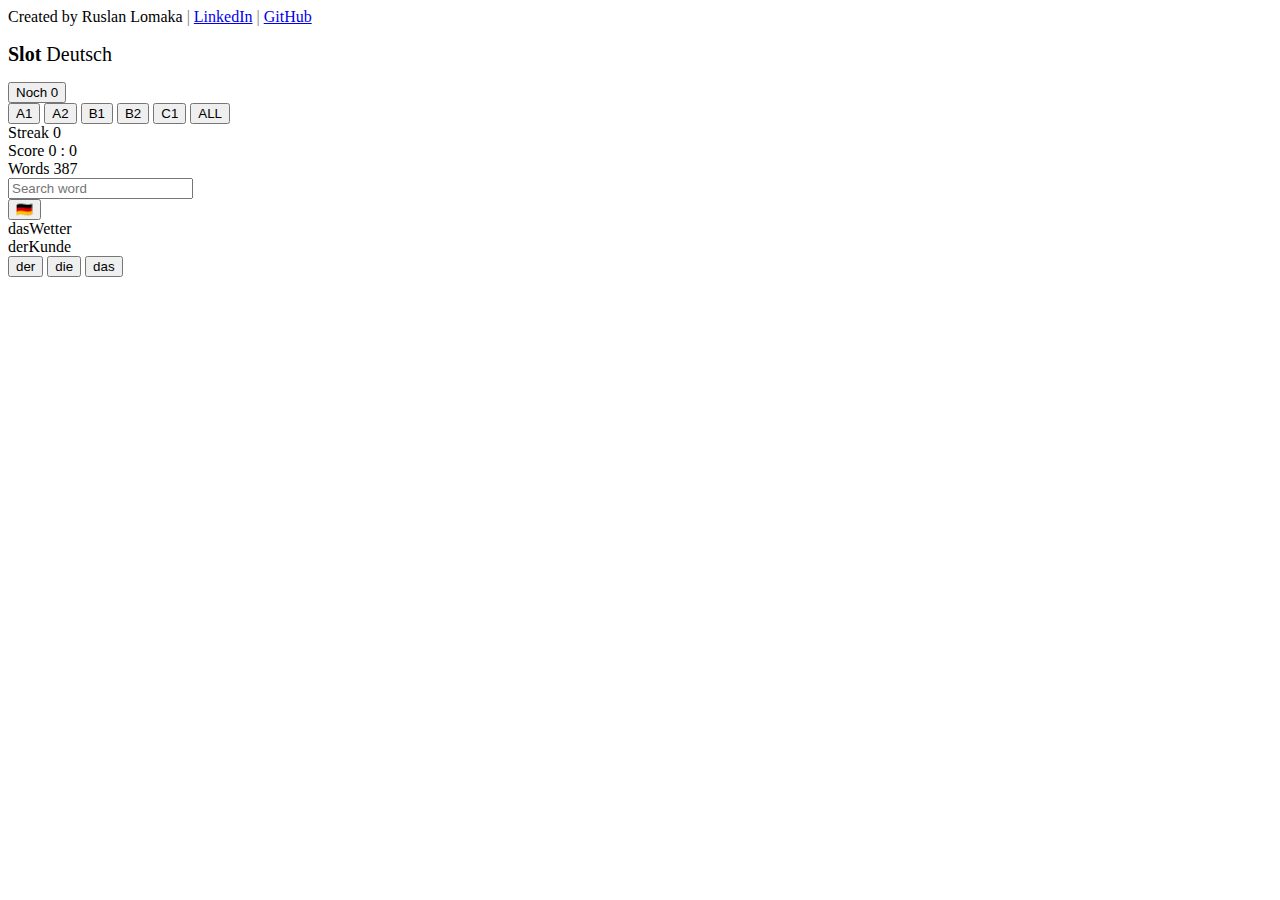
<file: index.html>
<!DOCTYPE html>
<html lang="de">
<head>
  <meta charset="utf-8" />
  <meta name="viewport" content="width=device-width, initial-scale=1, maximum-scale=1, user-scalable=no, viewport-fit=cover" />
  <title>Slot Deutsch</title>
  <link rel="stylesheet" href="style.css">
</head>
<body>

<header>
  <div class="credits-top">
    <span>Created by Ruslan Lomaka</span>
    <span style="opacity:.55;">|</span>
    <a href="https://www.linkedin.com/in/ruslan-lomaka/" target="_blank" rel="noopener">LinkedIn</a>
    <span style="opacity:.55;">|</span>
    <a href="https://github.com/RuslanLomaka/DerDieDasDrill" target="_blank" rel="noopener">GitHub</a>
  </div>

  <div class="header-row">
    <h2 class="app-title" style="color:var(--accent); font-size: 20px;">
      Slot <span style="font-weight: 300;">Deutsch</span>
    </h2>

    <div class="controls-top">
      <button id="repeatToggle" class="pill" type="button" aria-pressed="false">
        <span id="repeatLabel">Noch</span>
        <span id="listCount" class="pill-count" aria-label="Word count">0</span>
      </button>
      <div class="level-chips" id="levelChips" aria-label="Levels">
        <button class="chip active" type="button" data-level="A1">A1</button>
        <button class="chip" type="button" data-level="A2">A2</button>
        <button class="chip" type="button" data-level="B1">B1</button>
        <button class="chip" type="button" data-level="B2">B2</button>
        <button class="chip" type="button" data-level="C1">C1</button>
        <button class="chip" type="button" data-level="ALL">ALL</button>
      </div>
    </div>
  </div>
</header>

<main>
  <div class="game-hud">
    <div class="stat-item">
      <span class="label" id="labelStreak">Streak</span>
      <span class="value" id="streak" style="color:var(--accent)">0</span>
    </div>
    <div class="stat-item">
      <span class="label" id="labelScore">Score</span>
      <span class="value">
        <span id="scoreOk" style="color:var(--ok)">0</span> : <span id="scoreBad" style="color:var(--bad)">0</span>
      </span>
    </div>
    <div class="stat-item">
      <span class="label" id="labelWords">Words</span>
      <span class="value" id="levelCount" style="color: var(--muted)">0</span>
    </div>
  </div>

  <div class="search-panel">
    <input id="searchInput" class="search-input" type="text" inputmode="search" autocomplete="off" placeholder="Search word">
    <div id="searchResults" class="search-results" role="listbox" aria-label="Search results"></div>
  </div>
  <div id="notice" class="notice" aria-live="polite"></div>

  <div class="stage-wrapper">
    <div class="stage" id="stage">
      <button id="langBtn" class="lang-toggle" type="button" aria-label="Language">🇩🇪</button>
      <div id="reel" class="reel-container"></div>
    </div>
  </div>

  <div class="controls-area">
    <button class="btn der" onclick="handleChoice('der')">der</button>
    <button class="btn die" onclick="handleChoice('die')">die</button>
    <button class="btn das" onclick="handleChoice('das')">das</button>
  </div>
</main>

<script src="words.js"></script>
<script>
// --- GAME LOGIC ---
let activeWords = [];
let basePool = [];
let currentIndex = 0;
let stats = { ok: 0, bad: 0, streak: 0 };
let isLock = false;
let activeUnit = null;
let prevUnit = null;
let noticeTimer = null;

const STORAGE_KEY = "ddd_progress_v1";
const PROGRESS_DEFAULT = {
  levelPrefs: ["A1"],
  savedLevels: ["A1"],
  repeatMode: false,
  stats: {},
  totals: { ok: 0, bad: 0 },
  maxStreak: 0,
  achievements: {}
};

function safeParseJSON(text, fallback) {
  try { return JSON.parse(text); } catch (_) { return fallback; }
}

function loadProgress() {
  const raw = localStorage.getItem(STORAGE_KEY);
  if (!raw) return { ...PROGRESS_DEFAULT };
  const data = safeParseJSON(raw, {});
  return {
    ...PROGRESS_DEFAULT,
    ...data,
    stats: data.stats || {},
    totals: data.totals || { ok: 0, bad: 0 },
    achievements: data.achievements || {}
  };
}

function saveProgress() {
  try {
    localStorage.setItem(STORAGE_KEY, JSON.stringify(progress));
  } catch (_) {
    // No-op: storage may be unavailable.
  }
}

function getWordKey(item) {
  return `${item.w}|${item.a}`;
}

const progress = loadProgress();

/* =========================
   UI TRANSLATIONS
   ========================= */
const ui = {
  de: { streak: "Streak", score: "Score", words: "Words", redo: "Noch" },
  en: { streak: "Streak", score: "Score", words: "Words", redo: "Redo" },
  uk: { streak: "Серія", score: "Рахунок", words: "Слів", redo: "знов" }
};

/* =========================
   LANGUAGE TOGGLE
   ========================= */
const langBtn = document.getElementById('langBtn');
const LANGS = ["de", "en", "uk"];
const LANG_FLAG = { de: "🇩🇪", en: "🇬🇧", uk: "🇺🇦" };
let currentLangIndex = 0;

function currentLang() { return LANGS[currentLangIndex]; }

function setLangIndex(idx) {
  currentLangIndex = (idx + LANGS.length) % LANGS.length;
  const lang = currentLang();
  langBtn.textContent = LANG_FLAG[lang] || "🏳️";
  applyUiLang(lang);
  refreshActiveTranslation();
}

function bumpLang() {
  setLangIndex(currentLangIndex + 1);
  langBtn.classList.remove('is-dim');
}

langBtn.addEventListener('click', bumpLang);
langBtn.addEventListener('touchstart', () => langBtn.classList.remove('is-dim'), { passive: true });

function applyUiLang(lang) {
  const t = ui[lang] || ui.de;
  document.getElementById('labelStreak').textContent = t.streak;
  document.getElementById('labelScore').textContent  = t.score;
  document.getElementById('labelWords').textContent  = t.words;
  if (repeatLabel) repeatLabel.textContent = t.redo;
}

const noticeEl = document.getElementById('notice');
function showNotice(message) {
  if (!noticeEl) return;
  if (noticeTimer) clearTimeout(noticeTimer);
  noticeEl.textContent = message;
  noticeEl.classList.add('is-visible');
  noticeTimer = setTimeout(() => {
    noticeEl.classList.remove('is-visible');
  }, 2400);
}

/* =========================
   LEVEL CHIPS (multi-select)
   ========================= */
const levelChips = document.getElementById('levelChips');
const chipButtons = [...levelChips.querySelectorAll('.chip')];
const repeatToggle = document.getElementById('repeatToggle');
const repeatLabel = document.getElementById('repeatLabel');
const listCountEl = document.getElementById('listCount');

// UPDATED: added C1
const LEVELS = ["A1", "A2", "B1", "B2", "C1"];
let selectedLevels = new Set(
  Array.isArray(progress.levelPrefs) && progress.levelPrefs.length
    ? progress.levelPrefs
    : ["A1"]
);
let repeatMode = progress.repeatMode === true;
let savedLevels = Array.isArray(progress.savedLevels) && progress.savedLevels.length
  ? progress.savedLevels
  : [...selectedLevels];

function setChipActive(level, isActive) {
  const btn = chipButtons.find(b => b.dataset.level === level);
  if (!btn) return;
  btn.classList.toggle('active', isActive);
}

function syncChipsToSelection() {
  LEVELS.forEach(l => setChipActive(l, selectedLevels.has(l)));
  updateAllChipState();
}

function updateAllChipState() {
  const allOn = LEVELS.every(l => selectedLevels.has(l));
  setChipActive("ALL", allOn);
}

function isMastered(item) {
  const key = getWordKey(item);
  return Boolean(progress.stats[key]?.mastered);
}

function hasMistake(item) {
  const key = getWordKey(item);
  return Boolean(progress.stats[key]?.wrongTotal);
}

function buildBasePool() {
  if (repeatMode) {
    return rawData.filter(item => hasMistake(item) && !isMastered(item));
  }
  return rawData.filter(item => selectedLevels.has(item.l) && !isMastered(item));
}

function updateWordCount(count) {
  document.getElementById('levelCount').innerText = count;
  if (listCountEl) {
    const mistakeCount = rawData.filter(item => hasMistake(item) && !isMastered(item)).length;
    listCountEl.textContent = mistakeCount;
  }
}

function setRepeatMode(enabled, options = {}) {
  const { preserveSavedLevels = false, skipSave = false } = options;
  repeatMode = enabled;
  progress.repeatMode = enabled;
  repeatToggle.classList.toggle('active', enabled);
  repeatToggle.setAttribute('aria-pressed', enabled ? "true" : "false");
  levelChips.classList.toggle('is-disabled', enabled);

  if (enabled) {
    if (!preserveSavedLevels) {
      savedLevels = [...selectedLevels];
      progress.savedLevels = savedLevels;
    }
    selectedLevels = new Set();
    LEVELS.forEach(l => setChipActive(l, false));
    updateAllChipState();
    rebuildWordPool();
    if (activeWords.length === 0) {
      showNotice("No repeat words yet.");
    }
  } else {
    const restore = Array.isArray(savedLevels) && savedLevels.length ? savedLevels : ["A1"];
    selectedLevels = new Set(restore);
    progress.levelPrefs = [...selectedLevels];
    syncChipsToSelection();
    rebuildWordPool();
  }

  if (!skipSave) saveProgress();
}

function rebuildWordPool() {
  if (!repeatMode && selectedLevels.size === 0) {
    selectedLevels.add("A1");
    setChipActive("A1", true);
    progress.levelPrefs = [...selectedLevels];
    saveProgress();
  }

  basePool = buildBasePool();
  activeWords = basePool.slice();
  updateWordCount(basePool.length);

  shuffle(activeWords);
  currentIndex = 0;

  document.getElementById('reel').innerHTML = '';
  prevUnit = null;
  activeUnit = null;

  if (activeWords.length === 0) {
    refreshActiveTranslation();
    langBtn.classList.remove('is-dim');
    return;
  }

  const first = spawnWord("pos-active");
  if (first) {
    currentIndex++;
    spawnWord("pos-next");
  }

  langBtn.classList.remove('is-dim');
  refreshActiveTranslation();
}

function onChipClick(level) {
  if (repeatMode) return;
  if (level === "ALL") {
    const allOn = LEVELS.every(l => selectedLevels.has(l));
    if (!allOn) {
      LEVELS.forEach(l => {
        selectedLevels.add(l);
        setChipActive(l, true);
      });
    } else {
      selectedLevels = new Set(["A1"]);
      LEVELS.forEach(l => setChipActive(l, l === "A1"));
    }
    updateAllChipState();
    progress.levelPrefs = [...selectedLevels];
    saveProgress();
    rebuildWordPool();
    return;
  }

  if (selectedLevels.has(level)) {
    selectedLevels.delete(level);
    setChipActive(level, false);
  } else {
    selectedLevels.add(level);
    setChipActive(level, true);
  }

  updateAllChipState();
  progress.levelPrefs = [...selectedLevels];
  saveProgress();
  rebuildWordPool();
}

levelChips.addEventListener('click', (e) => {
  const btn = e.target.closest('.chip');
  if (!btn) return;
  onChipClick(btn.dataset.level);
});

repeatToggle.addEventListener('click', () => setRepeatMode(!repeatMode));

/* =========================
   TRANSLATION SUBTITLE
   ========================= */
function ensureWordStats(item) {
  const key = getWordKey(item);
  if (!progress.stats[key]) {
    progress.stats[key] = {
      wrongStreak: 0,
      rightStreak: 0,
      wrongTotal: 0,
      rightTotal: 0,
      mastered: false,
      lastWarnedStreak: 0
    };
  }
  return progress.stats[key];
}

function updateAchievements() {
  const unlocked = progress.achievements;
  if (progress.maxStreak >= 10) unlocked.streak10 = true;
  if (progress.totals.ok >= 100) unlocked.correct100 = true;
  const masteredCount = Object.values(progress.stats).filter(s => s.mastered).length;
  if (masteredCount >= 10) unlocked.mastered10 = true;
}

function updateProgressOnAnswer(item, isRight) {
  const wordStats = ensureWordStats(item);
  if (isRight) {
    wordStats.rightTotal++;
    wordStats.rightStreak++;
    wordStats.wrongStreak = 0;
    wordStats.lastWarnedStreak = 0;
  } else {
    wordStats.wrongTotal++;
    wordStats.wrongStreak++;
    wordStats.rightStreak = 0;
  }

  if (!isRight && wordStats.wrongStreak === 5 && wordStats.lastWarnedStreak !== 5) {
    showNotice(`Be more patient: ${item.a} ${item.w}`);
    wordStats.lastWarnedStreak = 5;
  }

  if (isRight && wordStats.rightStreak === 5) {
    wordStats.mastered = true;
  }

  if (isRight) progress.totals.ok++;
  else progress.totals.bad++;

  if (stats.streak > progress.maxStreak) {
    progress.maxStreak = stats.streak;
  }

  updateAchievements();
  saveProgress();
}

function getTranslationFor(item, lang) {
  if (!item) return "";
  if (lang === "de") return "";
  return item.t?.[lang] || "";
}

function refreshActiveTranslation() {
  const lang = currentLang();
  if (!activeUnit) return;
  if (activeWords.length === 0) return;

  const data = activeWords[(currentIndex - 1) % activeWords.length];
  const sub = activeUnit.querySelector('.sub-translation');
  if (!sub) return;

  const txt = getTranslationFor(data, lang);
  sub.textContent = txt ? txt : "";
  sub.style.display = (txt && lang !== "de") ? "block" : "none";
}

/* =========================
   SLOT POSITIONING (never clip prev)
   ========================= */
function updateSlotPositions() {
  const stage = document.getElementById('stage');
  if (!stage) return;

  const stageH = stage.clientHeight;
  const slotH = 140;

  const yActive = Math.round((stageH - slotH) / 2);
  const yNext = Math.max(12, yActive - 120);
  const yPrev = Math.min(stageH - slotH - 8, yActive + 120);
  const yExit = stageH + 40;

  document.documentElement.style.setProperty('--y-next',   `${yNext}px`);
  document.documentElement.style.setProperty('--y-active', `${yActive}px`);
  document.documentElement.style.setProperty('--y-prev',   `${yPrev}px`);
  document.documentElement.style.setProperty('--y-exit',   `${yExit}px`);
}

window.addEventListener('resize', updateSlotPositions);
window.addEventListener('orientationchange', () => setTimeout(updateSlotPositions, 80));

/* =========================
   CORE GAME
   ========================= */
function shuffle(a) {
  for (let i = a.length - 1; i > 0; i--) {
    const j = Math.floor(Math.random() * (i + 1));
    [a[i], a[j]] = [a[j], a[i]];
  }
}

function findNextPlayableIndex(startIndex) {
  if (activeWords.length === 0) return -1;
  for (let i = 0; i < activeWords.length; i++) {
    const idx = (startIndex + i) % activeWords.length;
    if (!isMastered(activeWords[idx])) return idx;
  }
  return -1;
}

function spawnWord(startPos, options = {}) {
  const { forceIndex = null } = options;
  const reel = document.getElementById('reel');
  const spawnIndex = forceIndex === null ? findNextPlayableIndex(currentIndex) : forceIndex;
  if (spawnIndex === -1) return null;
  currentIndex = spawnIndex;
  const data = activeWords[currentIndex % activeWords.length];

  const unit = document.createElement('div');
  unit.className = `slot-unit ${startPos}`;
  unit.innerHTML =
    `<div class="slot-content">` +
      `<div class="caption-row">` +
        `<span class="article-reveal">${data.a}</span>` +
        `<span class="word-span">${data.w}</span>` +
      `</div>` +
      `<div class="sub-translation"></div>` +
    `</div>`;

  reel.appendChild(unit);

  if (startPos === "pos-active") {
    activeUnit = unit;
    refreshActiveTranslation();
  } else {
    const sub = unit.querySelector('.sub-translation');
    if (sub) sub.style.display = "none";
  }

  return unit;
}

function handleChoice(choice) {
  if (isLock || activeWords.length === 0 || !activeUnit) return;

  langBtn.classList.add('is-dim');

  const currentData = activeWords[(currentIndex - 1) % activeWords.length];
  const correctArt = currentData.a;
  const isRight = choice === correctArt;

  if (!isRight) {
    activeUnit.classList.add('shake-active');
    setTimeout(() => activeUnit.classList.remove('shake-active'), 300);
    stats.bad++;
    stats.streak = 0;
    updateScore();
    updateProgressOnAnswer(currentData, false);
    return;
  }

  isLock = true;
  stats.ok++;
  stats.streak++;
  updateScore();
  updateProgressOnAnswer(currentData, true);

  activeUnit.classList.add('resolved');
  activeUnit.style.color = `var(--${correctArt})`;

  setTimeout(() => {
    const nextInLine = document.querySelector('.pos-next');

    if (prevUnit) {
      prevUnit.className = 'slot-unit pos-exit';
      const toDelete = prevUnit;
      setTimeout(() => toDelete.remove(), 700);
    }

    prevUnit = activeUnit;
    prevUnit.className = 'slot-unit pos-prev resolved';

    activeUnit = nextInLine;
    if (activeUnit) activeUnit.className = 'slot-unit pos-active';

    currentIndex++;
    spawnWord("pos-next");

    basePool = buildBasePool();
    updateWordCount(basePool.length);

    if (basePool.length === 0) {
      document.getElementById('reel').innerHTML = '';
      prevUnit = null;
      activeUnit = null;
      showNotice("No words left.");
    }

    refreshActiveTranslation();
    isLock = false;
  }, 900);
}

function updateScore() {
  document.getElementById('scoreOk').innerText = stats.ok;
  document.getElementById('scoreBad').innerText = stats.bad;
  document.getElementById('streak').innerText = stats.streak;
}

const searchInput = document.getElementById('searchInput');
const searchResults = document.getElementById('searchResults');
const WORD_INDEX = new Map(rawData.map(item => [getWordKey(item), item]));

function clearSearchResults() {
  searchResults.innerHTML = '';
  searchResults.classList.remove('is-visible');
}

function renderSearchResults(items) {
  searchResults.innerHTML = '';
  if (items.length === 0) {
    searchResults.classList.remove('is-visible');
    return;
  }

  items.forEach(item => {
    const btn = document.createElement('button');
    btn.type = 'button';
    btn.className = 'search-item';
    btn.dataset.key = getWordKey(item);
    btn.innerHTML = `<strong>${item.a}</strong> ${item.w} <span class="hint">${item.l}</span>`;
    searchResults.appendChild(btn);
  });

  searchResults.classList.add('is-visible');
}

function updateSearchResults() {
  const q = searchInput.value.trim().toLowerCase();
  if (!q) {
    clearSearchResults();
    return;
  }
  const matches = [];
  for (const item of rawData) {
    if (item.w.toLowerCase().startsWith(q)) {
      matches.push(item);
      if (matches.length >= 8) break;
    }
  }
  renderSearchResults(matches);
}

function jumpToWord(item) {
  const pool = buildBasePool();
  const key = getWordKey(item);
  const rest = pool.filter(w => getWordKey(w) !== key);
  shuffle(rest);

  basePool = pool;
  activeWords = [item, ...rest];
  updateWordCount(basePool.length);

  currentIndex = 0;
  document.getElementById('reel').innerHTML = '';
  prevUnit = null;
  activeUnit = null;

  const first = spawnWord("pos-active", { forceIndex: 0 });
  if (first) {
    currentIndex++;
    spawnWord("pos-next");
  }

  langBtn.classList.remove('is-dim');
  refreshActiveTranslation();
}

searchInput.addEventListener('input', updateSearchResults);
searchInput.addEventListener('focus', updateSearchResults);
searchInput.addEventListener('keydown', (e) => {
  if (e.key === 'Enter') {
    const first = searchResults.querySelector('.search-item');
    if (first) {
      const item = WORD_INDEX.get(first.dataset.key);
      if (item) jumpToWord(item);
    }
    clearSearchResults();
  }
});

searchResults.addEventListener('click', (e) => {
  const btn = e.target.closest('.search-item');
  if (!btn) return;
  const item = WORD_INDEX.get(btn.dataset.key);
  if (!item) return;
  searchInput.value = item.w;
  clearSearchResults();
  jumpToWord(item);
});

document.addEventListener('click', (e) => {
  if (e.target === searchInput || searchResults.contains(e.target)) return;
  clearSearchResults();
});

window.onkeydown = (e) => {
  const tag = document.activeElement?.tagName || "";
  if (tag === "INPUT" || tag === "TEXTAREA") return;
  const key = e.key.toLowerCase();
  if (key === 'a') handleChoice('der');
  if (key === 's') handleChoice('die');
  if (key === 'd') handleChoice('das');
};

setLangIndex(0);
syncChipsToSelection();
if (repeatMode) {
  setRepeatMode(true, { preserveSavedLevels: true, skipSave: true });
} else {
  rebuildWordPool();
}
updateSlotPositions();
updateScore();
</script>
</body>
</html>
</file>
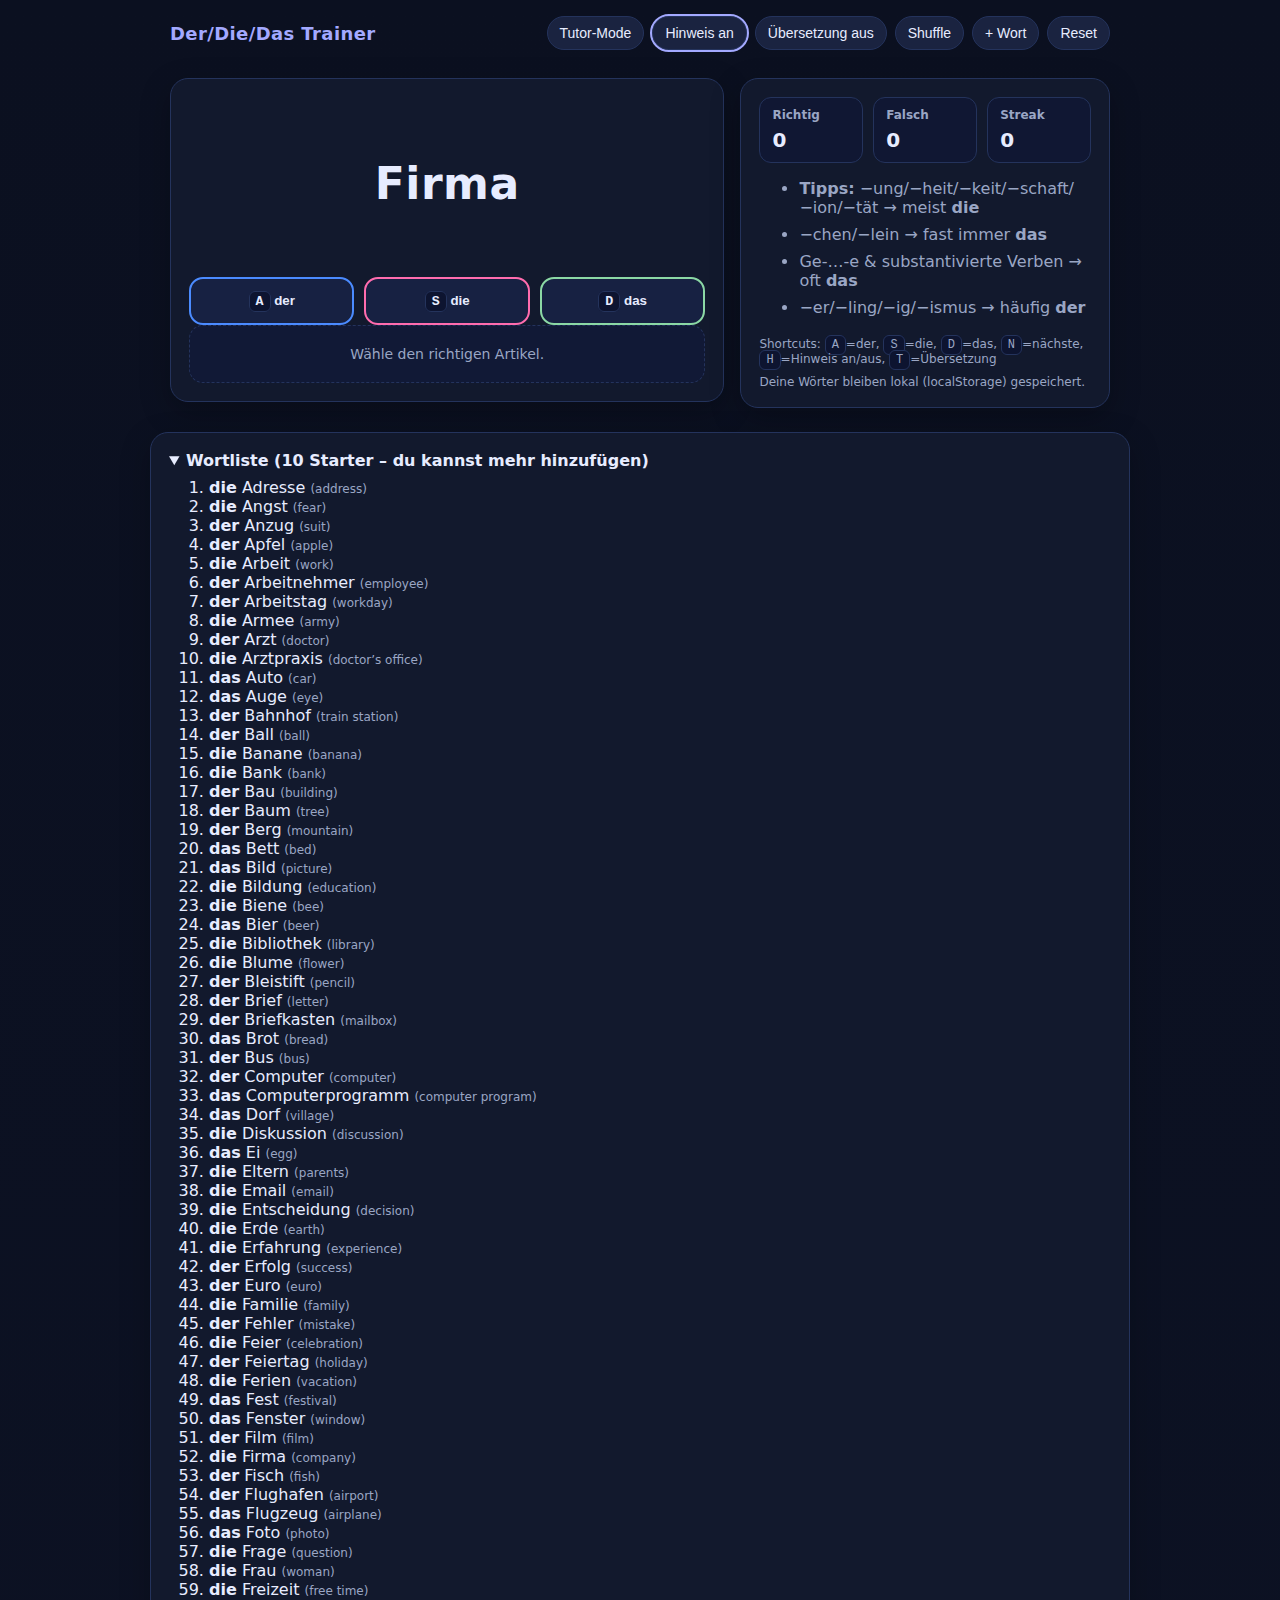
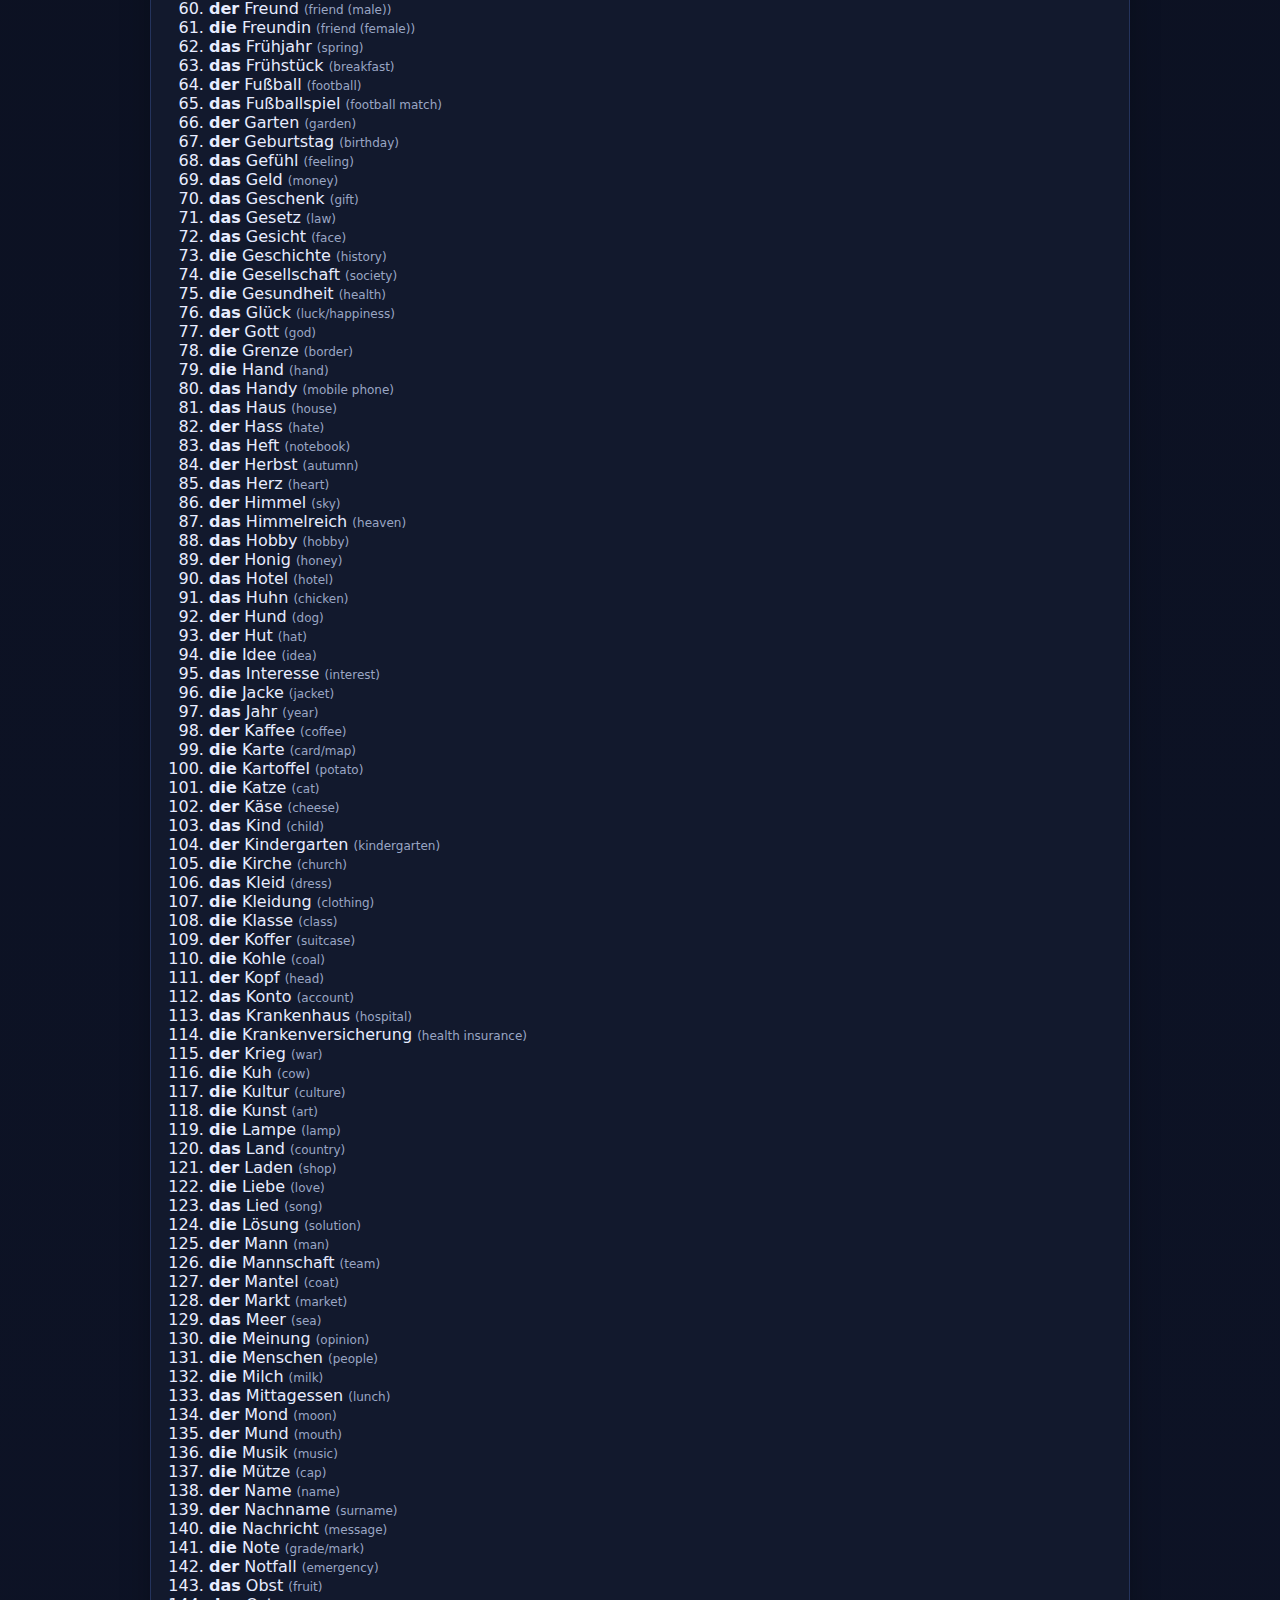
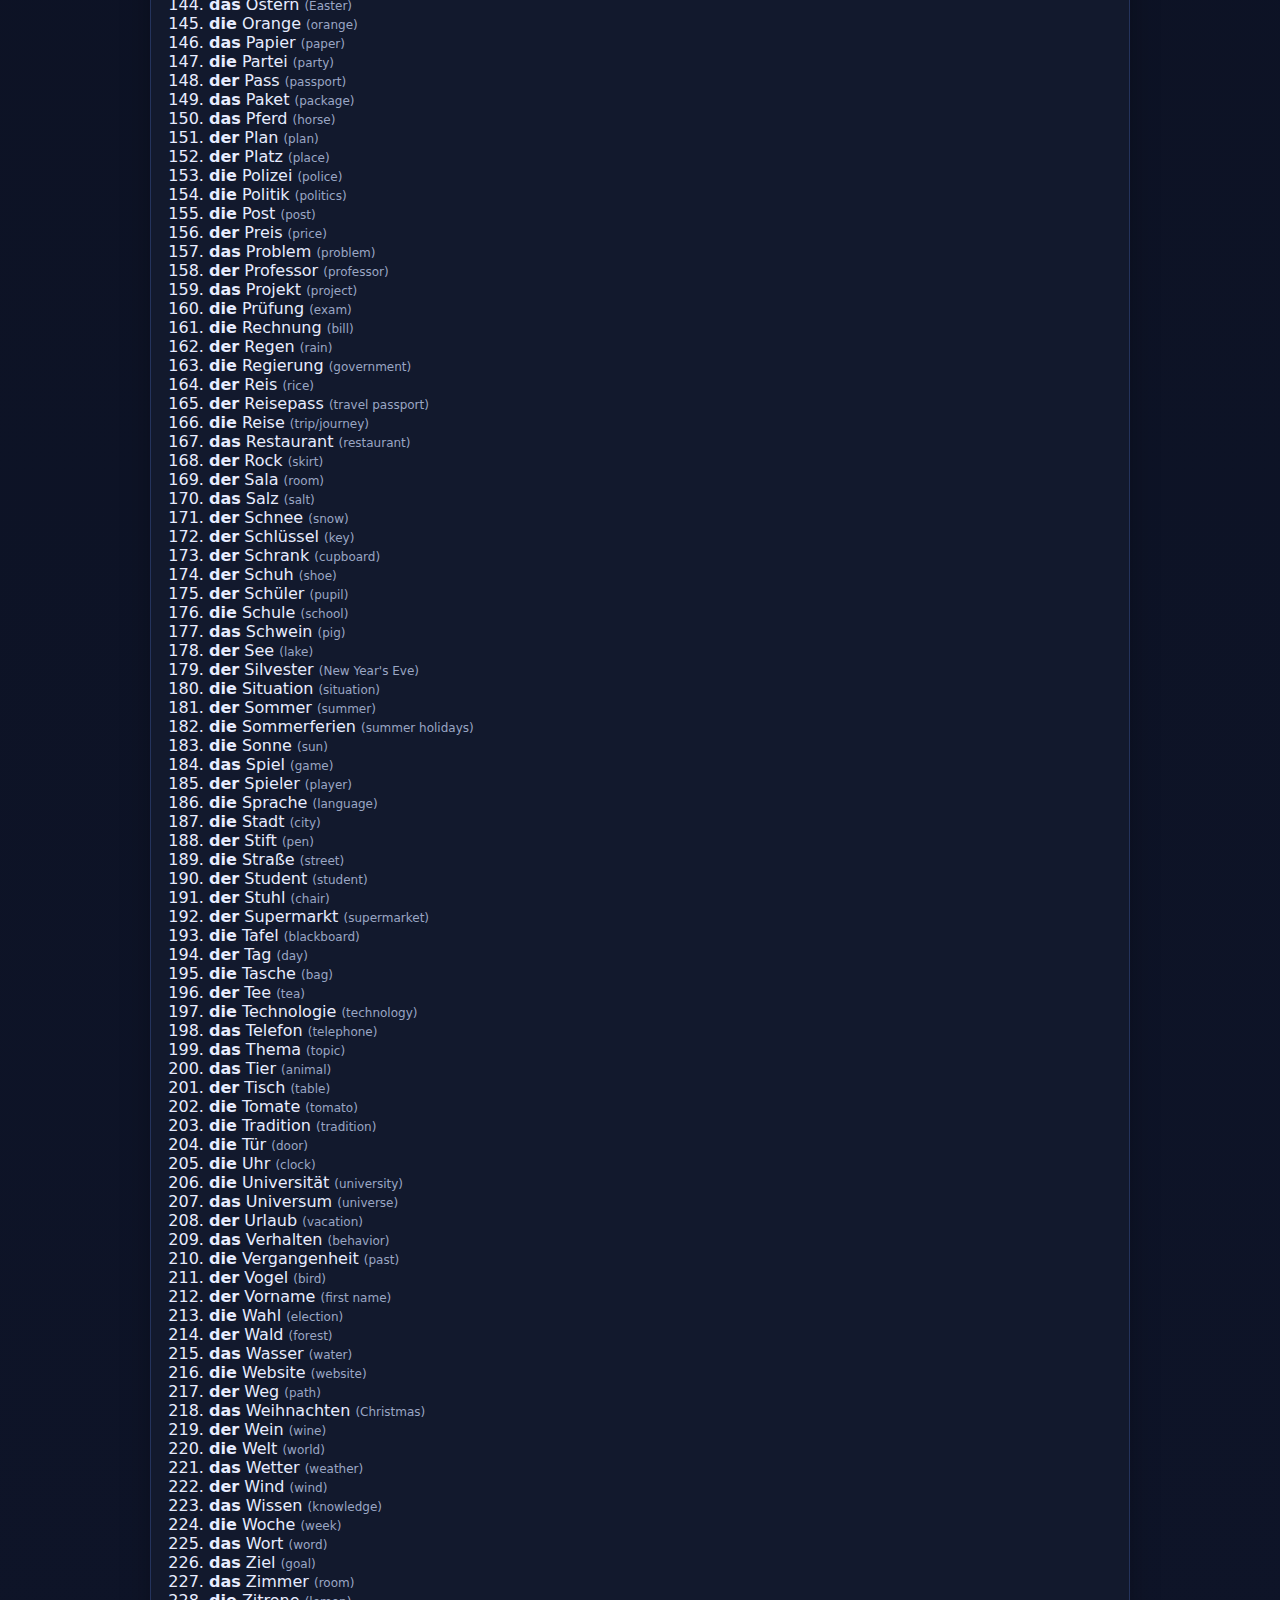
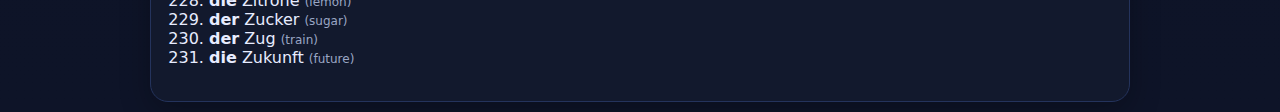
<file: derdiedas.html>
﻿<!DOCTYPE html>
<html lang="de">
<head>
  <meta charset="utf-8" />
  <meta name="viewport" content="width=device-width, initial-scale=1" />
  <title>Der/Die/Das Trainer</title>
  <style>
    :root{
      --bg:#0b1020;
      --card:#12192d;
      --muted:#9aa6c4;
      --text:#e7ecff;
      --ok:#36c689;
      --bad:#ff6470;
      --der:#4b8bff;   /* blue */
      --die:#ff6cae;   /* pink */
      --das:#8bd8a5;   /* green */
      --accent:#a3a9ff;
      --border:#24335c;
    }
    *{box-sizing:border-box}
    body{
      margin:0; font-family:system-ui,-apple-system,Segoe UI,Roboto,Ubuntu,Helvetica,Arial,sans-serif;
      background:linear-gradient(180deg, #0b1020 0%, #0e1428 100%);
      color:var(--text);
      min-height:100dvh; display:flex; flex-direction:column; align-items:center;
    }
    header{
      width:100%; max-width:980px; padding:16px 20px; display:flex; gap:12px; flex-wrap:wrap; align-items:center; justify-content:space-between;
    }
    header h1{font-size:18px; letter-spacing:.4px; margin:0; color:var(--accent)}
    .controls{display:flex; gap:8px; flex-wrap:wrap}
    .pill{background:#1a2340; border:1px solid var(--border); color:var(--text); padding:8px 12px; border-radius:999px; font-size:14px; cursor:pointer}
    .pill[aria-pressed="true"]{outline:2px solid var(--accent)}
    .select{background:#1a2340; border:1px solid var(--border); color:var(--text); padding:8px 12px; border-radius:10px}

    main{width:100%; max-width:980px; padding:12px 20px; display:grid; gap:16px}
    .grid{ display:grid; gap:16px; grid-template-columns:1fr; align-items:start; }
    @media (min-width:800px){ .grid{ grid-template-columns: 1.2fr .8fr; } }

    .card{
      background:var(--card); border:1px solid var(--border); border-radius:18px; padding:18px; box-shadow:0 10px 30px rgba(0,0,0,.25);
    }

    .word{
      display:flex; flex-direction:column; align-items:center; justify-content:center; gap:8px; min-height:180px; text-align:center;
    }
    .big{ font-size:44px; font-weight:800; letter-spacing:.5px }
    .sub{ color:var(--muted); font-size:14px }

    .btnrow{ display:flex; gap:10px; flex-wrap:wrap; justify-content:center; }
    .btn{
      flex:1 1 120px; min-width:120px; padding:14px 16px; border-radius:14px; border:2px solid var(--border); background:#172142; color:var(--text); font-weight:800; cursor:pointer; transition:transform .04s ease, border-color .2s ease;
    }
    .btn:active{ transform:translateY(1px) }
    .der{ border-color: var(--der); }
    .die{ border-color: var(--die); }
    .das{ border-color: var(--das); }

    .feedback{ min-height:58px; display:flex; align-items:center; justify-content:center; text-align:center; border-radius:14px; padding:10px; background:#111936; border:1px dashed var(--border) }
    .ok{ color:var(--ok) }
    .bad{ color:var(--bad) }

    .stats{ display:grid; grid-template-columns: repeat(3, 1fr); gap:10px }
    .stat{ background:#101733; border:1px solid var(--border); border-radius:12px; padding:10px 12px }
    .stat h3{ margin:0; font-size:12px; color:var(--muted); font-weight:600 }
    .stat p{ margin:6px 0 0 0; font-size:20px; font-weight:800 }

    .list li{ padding:4px 0; color:var(--muted) }
    .kbd{ font-family: ui-monospace, SFMono-Regular, Menlo, Consolas, monospace; padding:2px 6px; border:1px solid var(--border); border-radius:6px; background:#0d1430 }

    dialog{ background:var(--card); color:var(--text); border:1px solid var(--border); border-radius:14px; padding:16px; width:min(560px, 92vw) }
    dialog::backdrop{ background:rgba(0,0,0,.6) }
    form.row{ display:grid; grid-template-columns:1fr 110px 1fr; gap:8px; align-items:end }
    label{ font-size:12px; color:var(--muted) }
    input, select{ width:100%; padding:10px 12px; border-radius:10px; border:1px solid var(--border); background:#0e1632; color:var(--text) }
    .modal-actions{ display:flex; justify-content:flex-end; gap:8px; margin-top:10px }
    .small{ font-size:12px; color:var(--muted) }
  </style>
</head>
<body>
  <header>
    <h1>Der/Die/Das Trainer</h1>
    <div class="controls">
      <button class="pill" id="modeBtn" aria-pressed="false" title="Tutor-Mode: zweite Chance & Hinweise">Tutor-Mode</button>
      <button class="pill" id="hintBtn" aria-pressed="true" title="Zeige Hinweis zu typischen Endungen">Hinweis an</button>
      <button class="pill" id="transBtn" aria-pressed="false" title="Übersetzung ein/aus">Übersetzung aus</button>
      <button class="pill" id="shuffleBtn" title="Neue Reihenfolge">Shuffle</button>
      <button class="pill" id="addBtn" title="Eigenes Wort hinzufügen">+ Wort</button>
      <button class="pill" id="resetBtn" title="Statistiken zurücksetzen">Reset</button>
    </div>
  </header>

  <main class="grid">
    <section class="card">
      <div class="word">
        <div class="big" id="currentWord">—</div>
        <div class="sub" id="translation"></div>
      </div>
      <div class="btnrow">
        <button class="btn der" data-choice="der"><span class="kbd">A</span> der</button>
        <button class="btn die" data-choice="die"><span class="kbd">S</span> die</button>
        <button class="btn das" data-choice="das"><span class="kbd">D</span> das</button>
      </div>
      <div id="feedback" class="feedback sub">Wähle den richtigen Artikel.</div>
    </section>

    <aside class="card">
      <div class="stats">
        <div class="stat"><h3>Richtig</h3><p id="right">0</p></div>
        <div class="stat"><h3>Falsch</h3><p id="wrong">0</p></div>
        <div class="stat"><h3>Streak</h3><p id="streak">0</p></div>
      </div>
      <ul class="list" id="rules" style="margin-top:12px">
        <li><b>Tipps:</b> −ung/−heit/−keit/−schaft/−ion/−tät → meist <b>die</b></li>
        <li>−chen/−lein → fast immer <b>das</b></li>
        <li>Ge-…-e & substantivierte Verben → oft <b>das</b></li>
        <li>−er/−ling/−ig/−ismus → häufig <b>der</b></li>
      </ul>
      <div class="small" style="margin-top:10px">Shortcuts: <span class="kbd">A</span>=der, <span class="kbd">S</span>=die, <span class="kbd">D</span>=das, <span class="kbd">N</span>=nächste, <span class="kbd">H</span>=Hinweis an/aus, <span class="kbd">T</span>=Übersetzung</div>
      <div class="small" style="margin-top:8px">Deine Wörter bleiben lokal (localStorage) gespeichert.</div>
    </aside>
  </main>

  <section class="card" style="width:100%; max-width:980px; margin:12px 20px;">
    <details open>
      <summary><b>Wortliste (10 Starter – du kannst mehr hinzufügen)</b></summary>
      <ol id="wordList" style="margin-top:8px"></ol>
    </details>
  </section>

  <dialog id="addDialog">
    <h3 style="margin-top:0">Eigenes Wort hinzufügen</h3>
    <form class="row" id="addForm">
      <div>
        <label>Substantiv (groß)</label>
        <input id="wWord" placeholder="Universität" required />
      </div>
      <div>
        <label>Artikel</label>
        <select id="wArt" required>
          <option value="der">der</option>
          <option value="die">die</option>
          <option value="das">das</option>
        </select>
      </div>
      <div>
        <label>Übersetzung (optional)</label>
        <input id="wTrans" placeholder="university" />
      </div>
      <div class="modal-actions" style="grid-column:1/-1">
        <button type="button" class="pill" id="cancelAdd">Abbrechen</button>
        <button class="pill" type="submit">Hinzufügen</button>
      </div>
    </form>
  </dialog>

  <script>
const defaultWords = [
  {word:"Adresse", article:"die", translation:"address"},
  {word:"Angst", article:"die", translation:"fear"},
  {word:"Anzug", article:"der", translation:"suit"},
  {word:"Apfel", article:"der", translation:"apple"},
  {word:"Arbeit", article:"die", translation:"work"},
  {word:"Arbeitnehmer", article:"der", translation:"employee"},
  {word:"Arbeitstag", article:"der", translation:"workday"},
  {word:"Armee", article:"die", translation:"army"},
  {word:"Arzt", article:"der", translation:"doctor"},
  {word:"Arztpraxis", article:"die", translation:"doctor’s office"},
  {word:"Auto", article:"das", translation:"car"},
  {word:"Auge", article:"das", translation:"eye"},
  {word:"Bahnhof", article:"der", translation:"train station"},
  {word:"Ball", article:"der", translation:"ball"},
  {word:"Banane", article:"die", translation:"banana"},
  {word:"Bank", article:"die", translation:"bank"},
  {word:"Bau", article:"der", translation:"building"},
  {word:"Baum", article:"der", translation:"tree"},
  {word:"Berg", article:"der", translation:"mountain"},
  {word:"Bett", article:"das", translation:"bed"},
  {word:"Bild", article:"das", translation:"picture"},
  {word:"Bildung", article:"die", translation:"education"},
  {word:"Biene", article:"die", translation:"bee"},
  {word:"Bier", article:"das", translation:"beer"},
  {word:"Bibliothek", article:"die", translation:"library"},
  {word:"Blume", article:"die", translation:"flower"},
  {word:"Bleistift", article:"der", translation:"pencil"},
  {word:"Brief", article:"der", translation:"letter"},
  {word:"Briefkasten", article:"der", translation:"mailbox"},
  {word:"Brot", article:"das", translation:"bread"},
  {word:"Bus", article:"der", translation:"bus"},
  {word:"Computer", article:"der", translation:"computer"},
  {word:"Computerprogramm", article:"das", translation:"computer program"},
  {word:"Dorf", article:"das", translation:"village"},
  {word:"Diskussion", article:"die", translation:"discussion"},
  {word:"Ei", article:"das", translation:"egg"},
  {word:"Eltern", article:"die", translation:"parents"},
  {word:"Email", article:"die", translation:"email"},
  {word:"Entscheidung", article:"die", translation:"decision"},
  {word:"Erde", article:"die", translation:"earth"},
  {word:"Erfahrung", article:"die", translation:"experience"},
  {word:"Erfolg", article:"der", translation:"success"},
  {word:"Euro", article:"der", translation:"euro"},
  {word:"Familie", article:"die", translation:"family"},
  {word:"Fehler", article:"der", translation:"mistake"},
  {word:"Feier", article:"die", translation:"celebration"},
  {word:"Feiertag", article:"der", translation:"holiday"},
  {word:"Ferien", article:"die", translation:"vacation"},
  {word:"Fest", article:"das", translation:"festival"},
  {word:"Fenster", article:"das", translation:"window"},
  {word:"Film", article:"der", translation:"film"},
  {word:"Firma", article:"die", translation:"company"},
  {word:"Fisch", article:"der", translation:"fish"},
  {word:"Flughafen", article:"der", translation:"airport"},
  {word:"Flugzeug", article:"das", translation:"airplane"},
  {word:"Foto", article:"das", translation:"photo"},
  {word:"Frage", article:"die", translation:"question"},
  {word:"Frau", article:"die", translation:"woman"},
  {word:"Freizeit", article:"die", translation:"free time"},
  {word:"Freund", article:"der", translation:"friend (male)"},
  {word:"Freundin", article:"die", translation:"friend (female)"},
  {word:"Frühjahr", article:"das", translation:"spring"},
  {word:"Frühstück", article:"das", translation:"breakfast"},
  {word:"Fußball", article:"der", translation:"football"},
  {word:"Fußballspiel", article:"das", translation:"football match"},
  {word:"Garten", article:"der", translation:"garden"},
  {word:"Geburtstag", article:"der", translation:"birthday"},
  {word:"Gefühl", article:"das", translation:"feeling"},
  {word:"Geld", article:"das", translation:"money"},
  {word:"Geschenk", article:"das", translation:"gift"},
  {word:"Gesetz", article:"das", translation:"law"},
  {word:"Gesicht", article:"das", translation:"face"},
  {word:"Geschichte", article:"die", translation:"history"},
  {word:"Gesellschaft", article:"die", translation:"society"},
  {word:"Gesundheit", article:"die", translation:"health"},
  {word:"Glück", article:"das", translation:"luck/happiness"},
  {word:"Gott", article:"der", translation:"god"},
  {word:"Grenze", article:"die", translation:"border"},
  {word:"Hand", article:"die", translation:"hand"},
  {word:"Handy", article:"das", translation:"mobile phone"},
  {word:"Haus", article:"das", translation:"house"},
  {word:"Hass", article:"der", translation:"hate"},
  {word:"Heft", article:"das", translation:"notebook"},
  {word:"Herbst", article:"der", translation:"autumn"},
  {word:"Herz", article:"das", translation:"heart"},
  {word:"Himmel", article:"der", translation:"sky"},
  {word:"Himmelreich", article:"das", translation:"heaven"},
  {word:"Hobby", article:"das", translation:"hobby"},
  {word:"Honig", article:"der", translation:"honey"},
  {word:"Hotel", article:"das", translation:"hotel"},
  {word:"Huhn", article:"das", translation:"chicken"},
  {word:"Hund", article:"der", translation:"dog"},
  {word:"Hut", article:"der", translation:"hat"},
  {word:"Idee", article:"die", translation:"idea"},
  {word:"Interesse", article:"das", translation:"interest"},
  {word:"Jacke", article:"die", translation:"jacket"},
  {word:"Jahr", article:"das", translation:"year"},
  {word:"Kaffee", article:"der", translation:"coffee"},
  {word:"Karte", article:"die", translation:"card/map"},
  {word:"Kartoffel", article:"die", translation:"potato"},
  {word:"Katze", article:"die", translation:"cat"},
  {word:"Käse", article:"der", translation:"cheese"},
  {word:"Kind", article:"das", translation:"child"},
  {word:"Kindergarten", article:"der", translation:"kindergarten"},
  {word:"Kirche", article:"die", translation:"church"},
  {word:"Kleid", article:"das", translation:"dress"},
  {word:"Kleidung", article:"die", translation:"clothing"},
  {word:"Klasse", article:"die", translation:"class"},
  {word:"Koffer", article:"der", translation:"suitcase"},
  {word:"Kohle", article:"die", translation:"coal"},
  {word:"Kopf", article:"der", translation:"head"},
  {word:"Konto", article:"das", translation:"account"},
  {word:"Krankenhaus", article:"das", translation:"hospital"},
  {word:"Krankenversicherung", article:"die", translation:"health insurance"},
  {word:"Krieg", article:"der", translation:"war"},
  {word:"Kuh", article:"die", translation:"cow"},
  {word:"Kultur", article:"die", translation:"culture"},
  {word:"Kunst", article:"die", translation:"art"},
  {word:"Lampe", article:"die", translation:"lamp"},
  {word:"Land", article:"das", translation:"country"},
  {word:"Laden", article:"der", translation:"shop"},
  {word:"Liebe", article:"die", translation:"love"},
  {word:"Lied", article:"das", translation:"song"},
  {word:"Lösung", article:"die", translation:"solution"},
  {word:"Mann", article:"der", translation:"man"},
  {word:"Mannschaft", article:"die", translation:"team"},
  {word:"Mantel", article:"der", translation:"coat"},
  {word:"Markt", article:"der", translation:"market"},
  {word:"Meer", article:"das", translation:"sea"},
  {word:"Meinung", article:"die", translation:"opinion"},
  {word:"Menschen", article:"die", translation:"people"},
  {word:"Milch", article:"die", translation:"milk"},
  {word:"Mittagessen", article:"das", translation:"lunch"},
  {word:"Mond", article:"der", translation:"moon"},
  {word:"Mund", article:"der", translation:"mouth"},
  {word:"Musik", article:"die", translation:"music"},
  {word:"Mütze", article:"die", translation:"cap"},
  {word:"Name", article:"der", translation:"name"},
  {word:"Nachname", article:"der", translation:"surname"},
  {word:"Nachricht", article:"die", translation:"message"},
  {word:"Note", article:"die", translation:"grade/mark"},
  {word:"Notfall", article:"der", translation:"emergency"},
  {word:"Obst", article:"das", translation:"fruit"},
  {word:"Ostern", article:"das", translation:"Easter"},
  {word:"Orange", article:"die", translation:"orange"},
  {word:"Papier", article:"das", translation:"paper"},
  {word:"Partei", article:"die", translation:"party"},
  {word:"Pass", article:"der", translation:"passport"},
  {word:"Paket", article:"das", translation:"package"},
  {word:"Pferd", article:"das", translation:"horse"},
  {word:"Plan", article:"der", translation:"plan"},
  {word:"Platz", article:"der", translation:"place"},
  {word:"Polizei", article:"die", translation:"police"},
  {word:"Politik", article:"die", translation:"politics"},
  {word:"Post", article:"die", translation:"post"},
  {word:"Preis", article:"der", translation:"price"},
  {word:"Problem", article:"das", translation:"problem"},
  {word:"Professor", article:"der", translation:"professor"},
  {word:"Projekt", article:"das", translation:"project"},
  {word:"Prüfung", article:"die", translation:"exam"},
  {word:"Rechnung", article:"die", translation:"bill"},
  {word:"Regen", article:"der", translation:"rain"},
  {word:"Regierung", article:"die", translation:"government"},
  {word:"Reis", article:"der", translation:"rice"},
  {word:"Reisepass", article:"der", translation:"travel passport"},
  {word:"Reise", article:"die", translation:"trip/journey"},
  {word:"Restaurant", article:"das", translation:"restaurant"},
  {word:"Rock", article:"der", translation:"skirt"},
  {word:"Sala", article:"der", translation:"room"},
  {word:"Salz", article:"das", translation:"salt"},
  {word:"Schnee", article:"der", translation:"snow"},
  {word:"Schlüssel", article:"der", translation:"key"},
  {word:"Schrank", article:"der", translation:"cupboard"},
  {word:"Schuh", article:"der", translation:"shoe"},
  {word:"Schüler", article:"der", translation:"pupil"},
  {word:"Schule", article:"die", translation:"school"},
  {word:"Schwein", article:"das", translation:"pig"},
  {word:"See", article:"der", translation:"lake"},
  {word:"Silvester", article:"der", translation:"New Year's Eve"},
  {word:"Situation", article:"die", translation:"situation"},
  {word:"Sommer", article:"der", translation:"summer"},
  {word:"Sommerferien", article:"die", translation:"summer holidays"},
  {word:"Sonne", article:"die", translation:"sun"},
  {word:"Spiel", article:"das", translation:"game"},
  {word:"Spieler", article:"der", translation:"player"},
  {word:"Sprache", article:"die", translation:"language"},
  {word:"Stadt", article:"die", translation:"city"},
  {word:"Stift", article:"der", translation:"pen"},
  {word:"Straße", article:"die", translation:"street"},
  {word:"Student", article:"der", translation:"student"},
  {word:"Stuhl", article:"der", translation:"chair"},
  {word:"Supermarkt", article:"der", translation:"supermarket"},
  {word:"Tafel", article:"die", translation:"blackboard"},
  {word:"Tag", article:"der", translation:"day"},
  {word:"Tasche", article:"die", translation:"bag"},
  {word:"Tee", article:"der", translation:"tea"},
  {word:"Technologie", article:"die", translation:"technology"},
  {word:"Telefon", article:"das", translation:"telephone"},
  {word:"Thema", article:"das", translation:"topic"},
  {word:"Tier", article:"das", translation:"animal"},
  {word:"Tisch", article:"der", translation:"table"},
  {word:"Tomate", article:"die", translation:"tomato"},
  {word:"Tradition", article:"die", translation:"tradition"},
  {word:"Tür", article:"die", translation:"door"},
  {word:"Uhr", article:"die", translation:"clock"},
  {word:"Universität", article:"die", translation:"university"},
  {word:"Universum", article:"das", translation:"universe"},
  {word:"Urlaub", article:"der", translation:"vacation"},
  {word:"Verhalten", article:"das", translation:"behavior"},
  {word:"Vergangenheit", article:"die", translation:"past"},
  {word:"Vogel", article:"der", translation:"bird"},
  {word:"Vorname", article:"der", translation:"first name"},
  {word:"Wahl", article:"die", translation:"election"},
  {word:"Wald", article:"der", translation:"forest"},
  {word:"Wasser", article:"das", translation:"water"},
  {word:"Website", article:"die", translation:"website"},
  {word:"Weg", article:"der", translation:"path"},
  {word:"Weihnachten", article:"das", translation:"Christmas"},
  {word:"Wein", article:"der", translation:"wine"},
  {word:"Welt", article:"die", translation:"world"},
  {word:"Wetter", article:"das", translation:"weather"},
  {word:"Wind", article:"der", translation:"wind"},
  {word:"Wissen", article:"das", translation:"knowledge"},
  {word:"Woche", article:"die", translation:"week"},
  {word:"Wort", article:"das", translation:"word"},
  {word:"Ziel", article:"das", translation:"goal"},
  {word:"Zimmer", article:"das", translation:"room"},
  {word:"Zitrone", article:"die", translation:"lemon"},
  {word:"Zucker", article:"der", translation:"sugar"},
  {word:"Zug", article:"der", translation:"train"},
  {word:"Zukunft", article:"die", translation:"future"}
];
    const storeKey = 'ddd_trainer_words_v2';
    const statsKey = 'ddd_trainer_stats_v2';

    const loadWords = () => {
      const raw = localStorage.getItem(storeKey);
      return raw ? JSON.parse(raw) : defaultWords.slice();
    };
    const saveWords = (list) => localStorage.setItem(storeKey, JSON.stringify(list));

    let words = loadWords();
    let order = [...Array(words.length).keys()];
    let idx = 0; // current index into order

    let tutorMode = false;
    let showHints = true;
    let showTrans = false;

    let stats = JSON.parse(localStorage.getItem(statsKey) || '{"right":0,"wrong":0,"streak":0}');

    // ---------- Elements ----------
    const els = {
      currentWord: document.getElementById('currentWord'),
      translation: document.getElementById('translation'),
      feedback: document.getElementById('feedback'),
      right: document.getElementById('right'),
      wrong: document.getElementById('wrong'),
      streak: document.getElementById('streak'),
      list: document.getElementById('wordList'),
      modeBtn: document.getElementById('modeBtn'),
      hintBtn: document.getElementById('hintBtn'),
      transBtn: document.getElementById('transBtn'),
      shuffleBtn: document.getElementById('shuffleBtn'),
      addBtn: document.getElementById('addBtn'),
      resetBtn: document.getElementById('resetBtn'),
      addDialog: document.getElementById('addDialog'),
      cancelAdd: document.getElementById('cancelAdd'),
      addForm: document.getElementById('addForm'),
      wWord: document.getElementById('wWord'),
      wArt: document.getElementById('wArt'),
      wTrans: document.getElementById('wTrans'),
    };

    // ---------- Helpers ----------
    function shuffle(array){
      for(let i=array.length-1;i>0;i--){
        const j = Math.floor(Math.random()*(i+1));
        [array[i],array[j]]=[array[j],array[i]];
      }
      return array;
    }

    function renderList(){
      els.list.innerHTML = '';
      words.forEach((w)=>{
        const li = document.createElement('li');
        li.innerHTML = `<b>${w.article}</b> ${w.word} <span class="small">${w.translation? '('+escapeHtml(w.translation)+')':''}</span>`;
        els.list.appendChild(li);
      })
    }

    function pick(i){
      const w = words[ order[i] ];
      els.currentWord.textContent = w.word;
      els.translation.textContent = showTrans && w.translation ? w.translation : '';
      if(showHints && w.hint){
        els.feedback.innerHTML = `Hinweis: ${w.hint}`;
        els.feedback.className = 'feedback sub';
      } else {
        els.feedback.textContent = 'Wähle den richtigen Artikel.';
        els.feedback.className = 'feedback sub';
      }
    }

    function setStats(){
      els.right.textContent = stats.right;
      els.wrong.textContent = stats.wrong;
      els.streak.textContent = stats.streak;
      localStorage.setItem(statsKey, JSON.stringify(stats));
    }

    function next(){
      idx = (idx + 1) % order.length;
      pick(idx);
    }

    function answer(choice){
      const w = words[ order[idx] ];
      if(choice === w.article){
        stats.right++; stats.streak++;
        els.feedback.innerHTML = `✅ Richtig: <b>${w.article}</b> ${w.word}`;
        els.feedback.className = 'feedback ok';
        setStats();
        setTimeout(next, 500);
      } else {
        stats.wrong++; stats.streak = 0; setStats();
        if(tutorMode){
          els.feedback.innerHTML = `❌ Nicht ganz. Versuche es noch einmal.` + (w.hint?`<br><span class="sub">${w.hint}</span>`:'');
          els.feedback.className = 'feedback bad';
        } else {
          els.feedback.innerHTML = `❌ Falsch. Richtig ist: <b>${w.article}</b> ${w.word}` + (w.hint?`<br><span class="sub">${w.hint}</span>`:'');
          els.feedback.className = 'feedback bad';
          setTimeout(next, 900);
        }
      }
    }

    function guessHint(word){
      const w = word.toLowerCase();
      if (w.endsWith('ung') || w.endsWith('heit') || w.endsWith('keit') || w.endsWith('schaft') || w.endsWith('ion') || w.endsWith('tät')) return 'Endung → meist die';
      if (w.endsWith('chen') || w.endsWith('lein')) return 'Diminutiv → das';
      if (w.endsWith('ment') || w.endsWith('um')) return 'Fremdendung → das';
      if (w.endsWith('ismus') || w.endsWith('ling') || w.endsWith('ig') || w.endsWith('er')) return 'Endung → häufig der';
      if (w.startsWith('ge') && w.endsWith('e')) return 'Ge-…-e → oft das';
      return '';
    }

    function escapeHtml(s){
      return s.replaceAll('&','&amp;').replaceAll('<','&lt;').replaceAll('>','&gt;').replaceAll('"','&quot;').replaceAll("'","&#39;");
    }

    // ---------- Events ----------
    document.querySelectorAll('.btn[data-choice]').forEach(btn=>{
      btn.addEventListener('click', ()=> answer(btn.dataset.choice));
    });

    els.modeBtn.addEventListener('click', ()=>{
      tutorMode = !tutorMode; els.modeBtn.setAttribute('aria-pressed', String(tutorMode));
      els.modeBtn.textContent = tutorMode ? 'Tutor-Mode (an)' : 'Tutor-Mode';
    });

    els.hintBtn.addEventListener('click', ()=>{
      showHints = !showHints; els.hintBtn.setAttribute('aria-pressed', String(showHints));
      els.hintBtn.textContent = showHints ? 'Hinweis an' : 'Hinweis aus';
      pick(idx);
    });

    els.transBtn.addEventListener('click', ()=>{
      showTrans = !showTrans; els.transBtn.setAttribute('aria-pressed', String(showTrans));
      els.transBtn.textContent = showTrans ? 'Übersetzung an' : 'Übersetzung aus';
      pick(idx);
    });

    els.shuffleBtn.addEventListener('click', ()=>{
      order = shuffle([...Array(words.length).keys()]); idx = 0; pick(idx);
    });

    els.resetBtn.addEventListener('click', ()=>{
      if(confirm('Statistiken zurücksetzen?')) {
        stats = {right:0, wrong:0, streak:0}; setStats();
      }
    });

    els.addBtn.addEventListener('click', ()=> els.addDialog.showModal());
    els.cancelAdd.addEventListener('click', ()=> els.addDialog.close());

    els.addForm.addEventListener('submit', (e)=>{
      e.preventDefault();
      let word = els.wWord.value.trim();
      const article = els.wArt.value;
      const translation = els.wTrans.value.trim();
      if(!word) return;

      // Capitalize first letter like a proper noun
      word = word.charAt(0).toUpperCase() + word.slice(1);

      words.push({word, article, translation, hint: guessHint(word)});
      saveWords(words);
      renderList();
      order = shuffle([...Array(words.length).keys()]); idx = 0; pick(idx);
      e.target.reset(); els.addDialog.close();
    });

    // Keyboard shortcuts
    window.addEventListener('keydown', (e)=>{
      const k = e.key.toLowerCase();
      if(k === 'a') answer('der');
      else if(k === 's') answer('die');
      else if(k === 'd') answer('das');
      else if(k === 'n') next();
      else if(k === 'h') { showHints = !showHints; els.hintBtn.setAttribute('aria-pressed', String(showHints)); els.hintBtn.textContent = showHints ? 'Hinweis an' : 'Hinweis aus'; pick(idx); }
      else if(k === 't') { showTrans = !showTrans; els.transBtn.setAttribute('aria-pressed', String(showTrans)); els.transBtn.textContent = showTrans ? 'Übersetzung an' : 'Übersetzung aus'; pick(idx); }
    });

    // ---------- Init ----------
    (function init(){
      order = shuffle([...Array(words.length).keys()]);
      renderList();
      setStats();
      pick(idx);
    })();
  </script>
</body>
</html>
</file>
<file: style.css>

</file>
